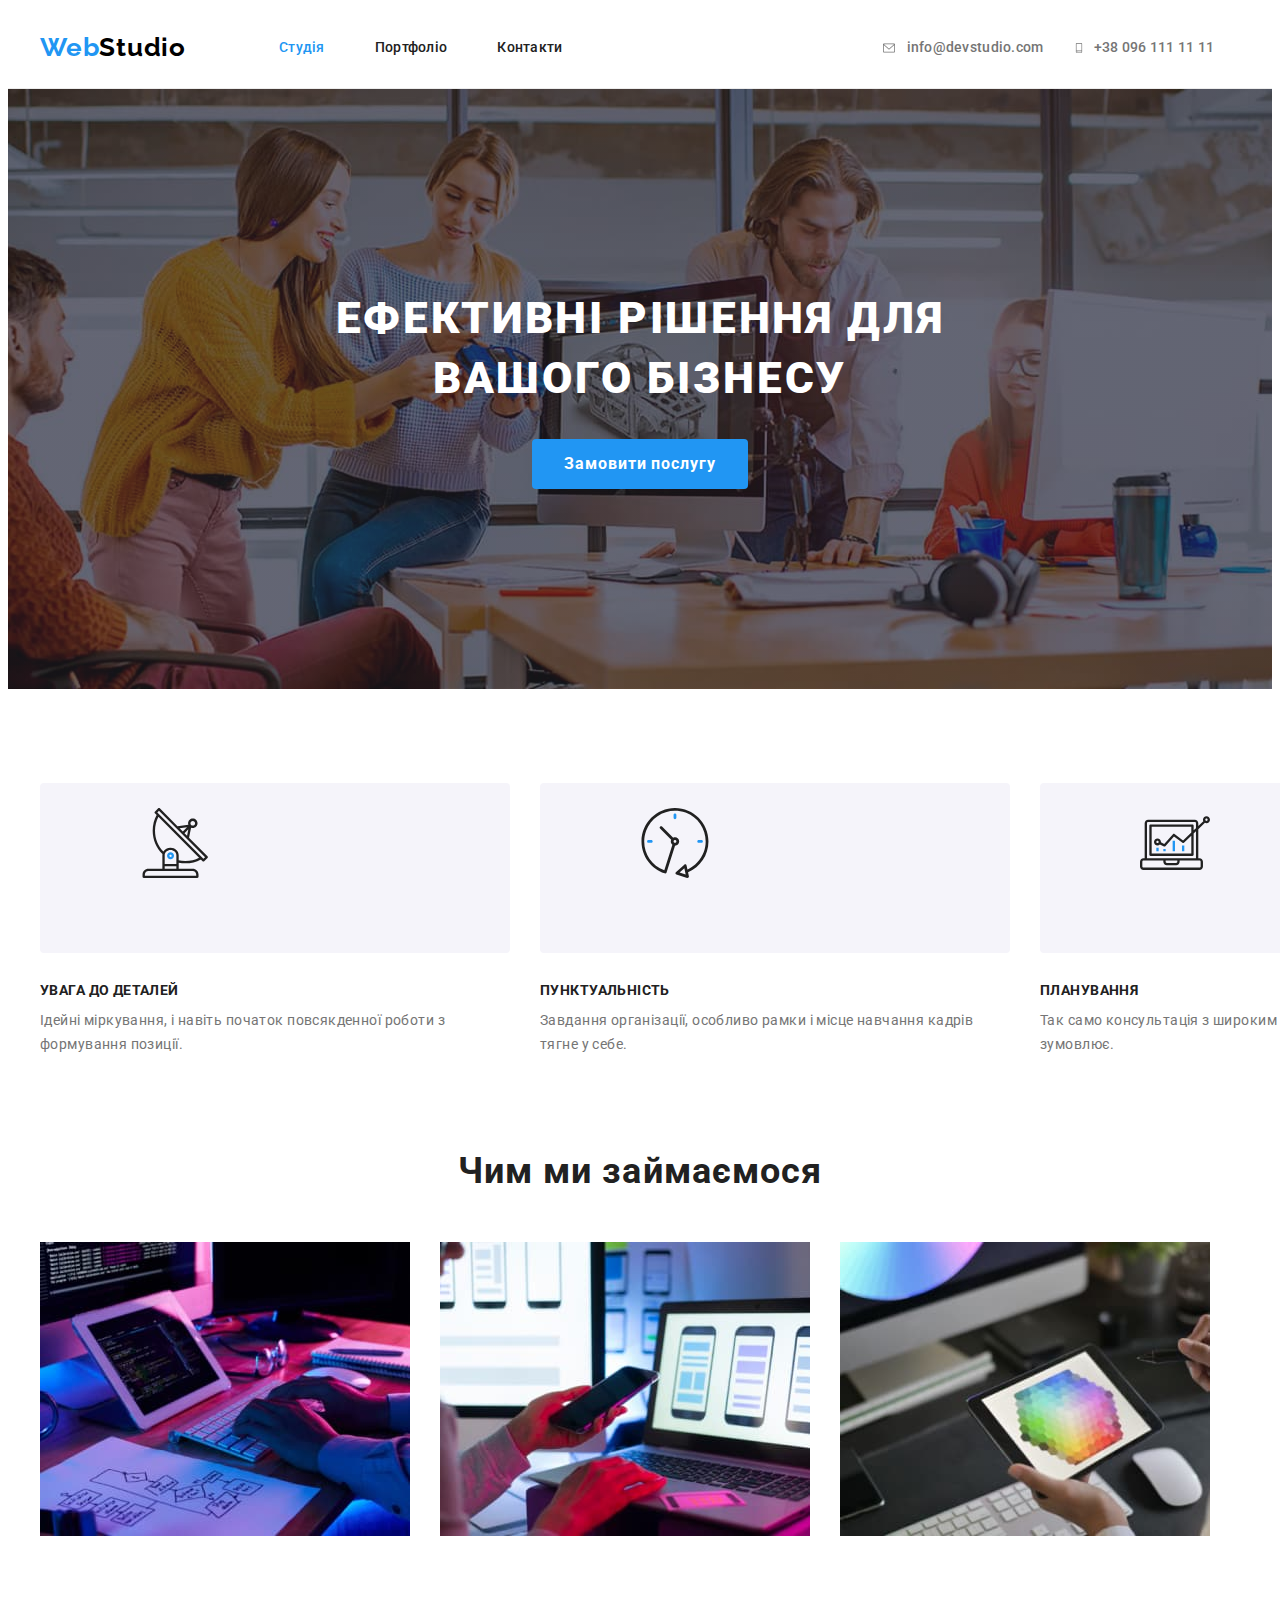
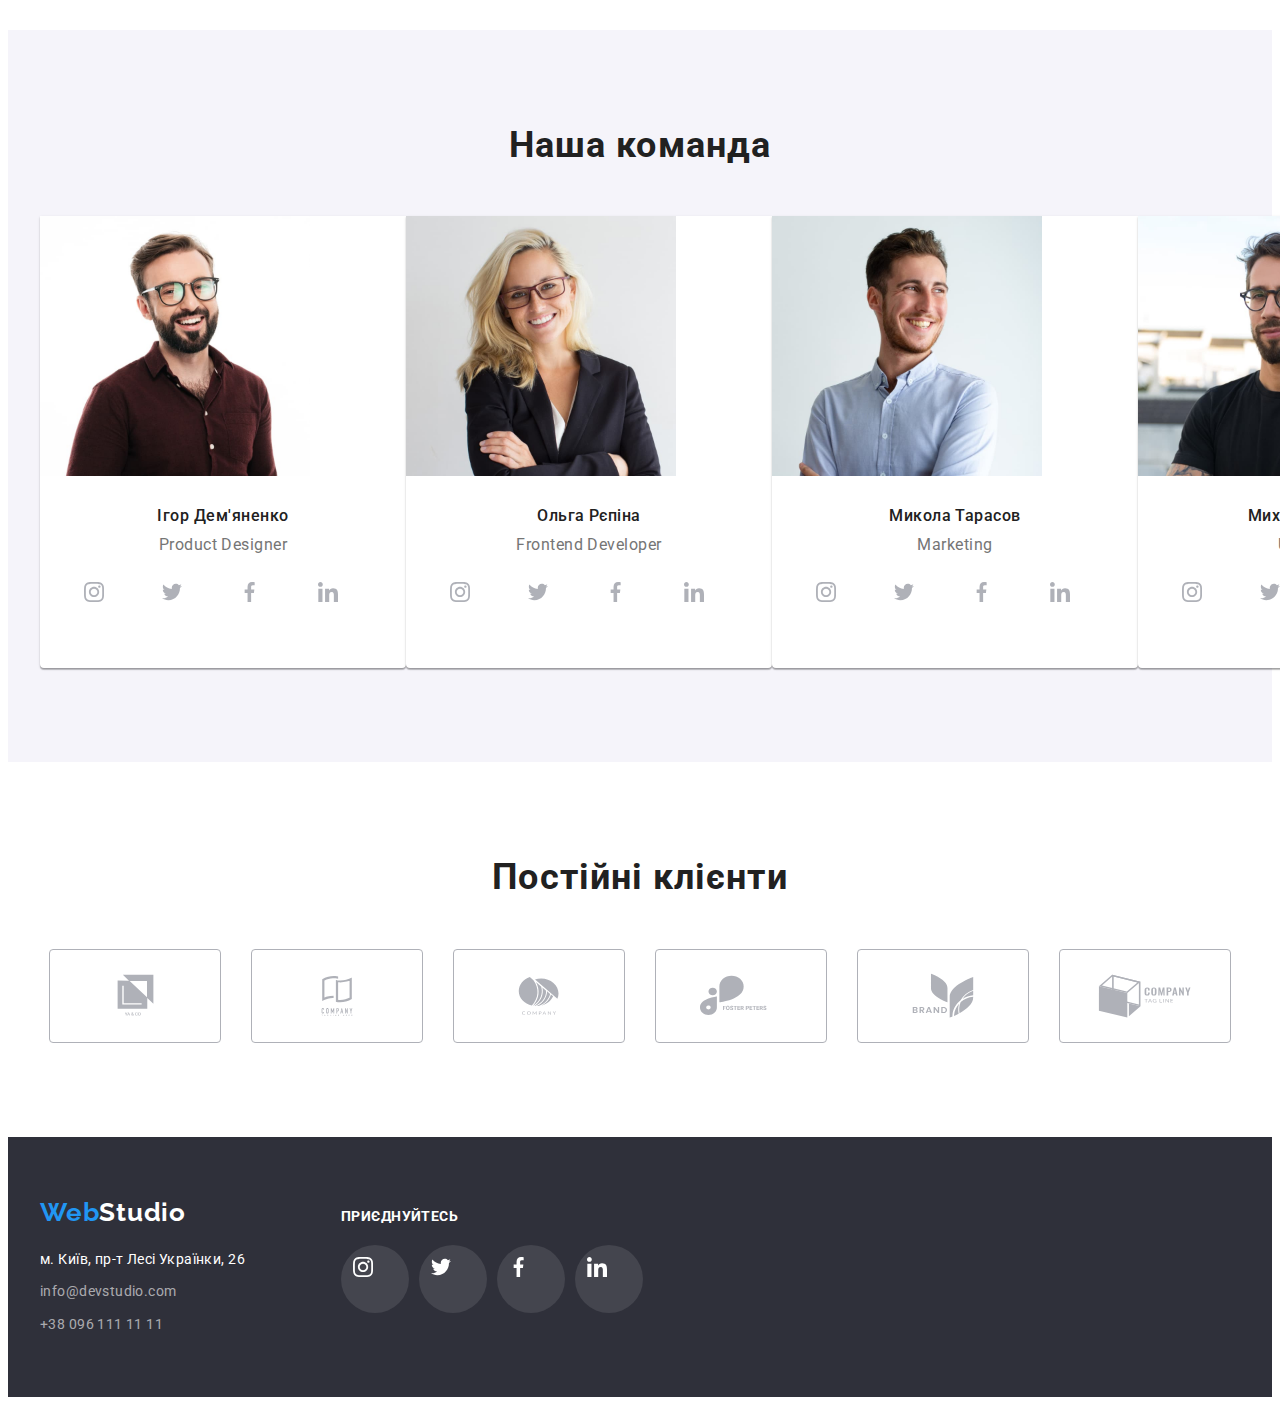
<file: index.html>
<!DOCTYPE html>
<html lang="uk">
  <head>
    <meta charset="UTF-8" />
    <meta http-equiv="X-UA-Compatible" content="IE=edge" />
    <meta name="viewport" content="width=device-width, initial-scale=1.0" />
    <title>WebStudio</title>
    <link rel="preconnect" href="https://fonts.googleapis.com" />
    <link rel="preconnect" href="https://fonts.gstatic.com" crossorigin />
    <link
      href="https://fonts.googleapis.com/css2?family=Raleway:wght@700&family=Roboto:wght@400;500;700;900&display=swap"
      rel="stylesheet"
    />
    <link
      rel="stylesheet"
      href="https://cdnjs.cloudflare.com/ajax/libs/modern-normalize/1.1.0/modern-normalize.min.css"
      integrity="sha512-wpPYUAdjBVSE4KJnH1VR1HeZfpl1ub8YT/NKx4PuQ5NmX2tKuGu6U/JRp5y+Y8XG2tV+wKQpNHVUX03MfMFn9Q=="
      crossorigin="anonymous"
      referrerpolicy="no-referrer"
    />
    <link rel="stylesheet" href="./css/styles.css" />
  </head>
  <body>
    <!--Header-->
    <header class="header">
      <div class="container navigation">
        <nav class="nav">
          <a class="header-logo" href="index.html" lang="en"
            ><span>Web</span>Studio</a
          >
          <ul class="header-nav list">
            <li class="nav-item">
              <a class="header-item link accent" href=""> Студія </a>
            </li>
            <li class="nav-item">
              <a class="header-item link" href="./portfolio.html">Портфоліо</a>
            </li>
            <li class="nav-item">
              <a class="header-item link" href="">Контакти</a>
            </li>
          </ul>
        </nav>
        <ul class="header-list list">
          <li class="link-item">
            <a
              class="header-item-list link mail"
              href="mailto:info@devstudio.com"
              ><svg class="header-icon" width="16" height="12">
                <use href="./img/symbol-defs.svg#icon-envelope"></use>
              </svg>

              info@devstudio.com</a
            >
          </li>
          <li class="link-item">
            <a class="header-item-list link" href="tel:+380961111111"
              ><svg class="header-icon" width="10" height="16">
                <use href="./img/symbol-defs.svg#icon-smartphone"></use>
              </svg>
              +38 096 111 11 11 </a
            >
          </li>
        </ul>
      </div>
    </header>
    <!--Hero-->
    <main>
      <section class="hero">
        <div class="container">
          <h1 class="hero-title">Ефективні рішення для вашого бізнесу</h1>
          <button class="btn" type="button">Замовити послугу</button>
        </div>
      </section>
      <!--Feature-->
      <section class="feature">
        <div class="container feature-container">
          <h2 class="visually-hidden">Особливості</h2>
          <ul class="feature-list">
            <li class="feature-item link">
              <div class="feature-icon">
                <svg class="feature-icon-antenna" width="70" height="70">
                  <use href="./img/symbol-defs.svg#icon-antenna"></use>
                </svg>
              </div>
              <h3 class="feature-title">Увага до деталей</h3>
              <p class="feature-text">
                Ідейні міркування, і навіть початок повсякденної роботи з
                формування позиції.
              </p>
            </li>
            <li class="feature-item link">
              <div class="feature-icon">
                <svg class="feature-icon-clock" width="70" height="70">
                  <use href="./img/symbol-defs.svg#icon-clock"></use>
                </svg>
              </div>
              <h3 class="feature-title">Пунктуальність</h3>
              <p class="feature-text">
                Завдання організації, особливо рамки і місце навчання кадрів
                тягне у себе.
              </p>
            </li>
            <li class="feature-item link">
              <div class="feature-icon">
                <svg class="feature-icon-diagram" width="70" height="70">
                  <use href="./img/symbol-defs.svg#icon-diagram"></use>
                </svg>
              </div>
              <h3 class="feature-title">Планування</h3>
              <p class="feature-text">
                Так само консультація з широким активом значною мірою зумовлює.
              </p>
            </li>
            <li class="feature-item link">
              <div class="feature-icon">
                <svg class="feature-icon-astronaut" width="70" height="70">
                  <use href="./img/symbol-defs.svg#icon-astronaut"></use>
                </svg>
              </div>
              <h3 class="feature-title">Сучасні технології</h3>
              <p class="feature-text">
                Значимість цих проблем настільки очевидна, що реалізація
                планових завдань.
              </p>
            </li>
          </ul>
        </div>
      </section>
      <!--Projects-->
      <section class="projects">
        <div class="container">
          <h2 class="projects-title">Чим ми займаємося</h2>
          <ul class="projects-list">
            <li class="projects-item link">
              <img src="./img/notebook.jpg" alt="Ноутбук" width="370" />
            </li>
            <li class="projects-item link">
              <img
                src="./img/mobilephone.jpg"
                alt="Мобільний телефон"
                width="370"
              />
            </li>
            <li class="projects-item link">
              <img src="./img/tablet.jpg" alt="Планшет" width="370" />
            </li>
          </ul>
        </div>
      </section>
      <!--Team-->
      <section class="team">
        <div class="container">
          <h2 class="team-title">Наша команда</h2>
          <ul class="team-list">
            <li class="team-link link">
              <img src="./img/igor.jpg" alt="Ігор Дем'яненко" width="270" />
              <h3 class="team-member">Ігор Дем'яненко</h3>
              <p class="team-text" lang="en">Product Designer</p>
              <ul class="team-list-icon">
                <li class="team-icon">
                  <a href="" class="team-link-icon">
                    <svg class="icon-instagramm icon" width="20" height="20">
                      <use href="./img/symbol-defs.svg#icon-instagram"></use>
                    </svg>
                  </a>
                </li>
                <li class="team-icon">
                  <a href="" class="team-link-icon">
                    <svg class="icon-twitter icon" width="20" height="20">
                      <use href="./img/symbol-defs.svg#icon-twitter"></use>
                    </svg>
                  </a>
                </li>
                <li class="team-icon">
                  <a href="" class="team-link-icon">
                    <svg class="icon-facebook icon" width="20" height="20">
                      <use href="./img/symbol-defs.svg#icon-facebook"></use>
                    </svg>
                  </a>
                </li>
                <li class="team-icon">
                  <a href="" class="team-link-icon">
                    <svg class="icon-linkedin icon" width="20" height="20">
                      <use href="./img/symbol-defs.svg#icon-linkedin"></use>
                    </svg>
                  </a>
                </li>
              </ul>
            </li>
            <li class="team-link link">
              <img src="./img/olga.jpg" alt="Ольга Рєпіна" width="270" />
              <h3 class="team-member">Ольга Рєпіна</h3>
              <p class="team-text" lang="en">Frontend Developer</p>
              <ul class="team-list-icon">
                <li class="team-icon">
                  <a href="" class="team-link-icon">
                    <svg class="icon-instagramm icon" width="20" height="20">
                      <use href="./img/symbol-defs.svg#icon-instagram"></use>
                    </svg>
                  </a>
                </li>
                <li class="team-icon">
                  <a href="" class="team-link-icon">
                    <svg class="icon-twitter icon" width="20" height="20">
                      <use href="./img/symbol-defs.svg#icon-twitter"></use>
                    </svg>
                  </a>
                </li>
                <li class="team-icon">
                  <a href="" class="team-link-icon">
                    <svg class="icon-facebook icon" width="20" height="20">
                      <use href="./img/symbol-defs.svg#icon-facebook"></use>
                    </svg>
                  </a>
                </li>
                <li class="team-icon">
                  <a href="" class="team-link-icon">
                    <svg class="icon-linkedin icon" width="20" height="20">
                      <use href="./img/symbol-defs.svg#icon-linkedin"></use>
                    </svg>
                  </a>
                </li>
              </ul>
            </li>
            <li class="team-link link">
              <img src="./img/mukola.jpg" alt="Микола Тарасов" width="270" />
              <h3 class="team-member">Микола Тарасов</h3>
              <p class="team-text" lang="en">Marketing</p>
              <ul class="team-list-icon">
                <li class="team-icon">
                  <a href="" class="team-link-icon">
                    <svg class="icon-instagramm icon" width="20" height="20">
                      <use href="./img/symbol-defs.svg#icon-instagram"></use>
                    </svg>
                  </a>
                </li>
                <li class="team-icon">
                  <a href="" class="team-link-icon">
                    <svg class="icon-twitter icon" width="20" height="20">
                      <use href="./img/symbol-defs.svg#icon-twitter"></use>
                    </svg>
                  </a>
                </li>
                <li class="team-icon">
                  <a href="" class="team-link-icon">
                    <svg class="icon-facebook icon" width="20" height="20">
                      <use href="./img/symbol-defs.svg#icon-facebook"></use>
                    </svg>
                  </a>
                </li>
                <li class="team-icon">
                  <a href="" class="team-link-icon">
                    <svg class="icon-linkedin icon" width="20" height="20">
                      <use href="./img/symbol-defs.svg#icon-linkedin"></use>
                    </svg>
                  </a>
                </li>
              </ul>
            </li>
            <li class="team-link link">
              <img src="./img/muhailo.jpg" alt="Михайло Єрмаков" width="270" />
              <h3 class="team-member">Михайло Єрмаков</h3>
              <p class="team-text" lang="en">UI Designer</p>
              <ul class="team-list-icon">
                <li class="team-icon">
                  <a href="" class="team-link-icon">
                    <svg class="icon-instagramm icon" width="20" height="20">
                      <use href="./img/symbol-defs.svg#icon-instagram"></use>
                    </svg>
                  </a>
                </li>
                <li class="team-icon">
                  <a href="" class="team-link-icon">
                    <svg class="icon-twitter icon" width="20" height="20">
                      <use href="./img/symbol-defs.svg#icon-twitter"></use>
                    </svg>
                  </a>
                </li>
                <li class="team-icon">
                  <a href="" class="team-link-icon">
                    <svg class="icon-facebook icon" width="20" height="20">
                      <use href="./img/symbol-defs.svg#icon-facebook"></use>
                    </svg>
                  </a>
                </li>
                <li class="team-icon">
                  <a href="" class="team-link-icon">
                    <svg class="icon-linkedin icon" width="20" height="20">
                      <use href="./img/symbol-defs.svg#icon-linkedin"></use>
                    </svg>
                  </a>
                </li>
              </ul>
            </li>
          </ul>
        </div>
      </section>
      <section class="client">
        <div class="container">
          <h2 class="team-title">Постійні клієнти</h2>
          <ul class="client-list">
            <li class="client-link">
              <a href="" class="client-item">
                <svg class="client-group" width="41" height="46.7">
                  <use href="./img/symbol-defs.svg#icon-group-6"></use>
                </svg>
              </a></li>
            <li class="client-link">
              <a href="" class="client-item">
                <svg class="client-group" width="40" height="52">
                  <use href="./img/symbol-defs.svg#icon-group-1"></use>
                </svg>
              </a></li>
            <li class="client-link">
              <a href="" class="client-item">
                <svg class="client-group" width="43.46" height="41.18">
                  <use href="./img/symbol-defs.svg#icon-group-2"></use>
                </svg>
              </a></li>
            <li class="client-link">
              <a href="" class="client-item">
                <svg class="client-group" width="84.44" height="40.62">
                  <use href="./img/symbol-defs.svg#icon-group-4"></use>
                </svg>
              </a></li>
            <li class="client-link">
              <a href="" class="client-item">
                <svg class="client-group" width="62.54" height="45.43">
                  <use href="./img/symbol-defs.svg#icon-group-3"></use>
                </svg>
              </a></li>
            <li class="client-link">
              <a href="" class="client-item">
                <svg class="client-group" width="93.79" height="43.93">
                  <use href="./img/symbol-defs.svg#icon-group-5"></use>
                </svg>
              </a></li>
          </ul>
        </div>
      </section>
    </main>
    <!--Footer-->
    <footer class="footer">
      <div class="container footer-container">
        <div class="address">
        <a class="footer-logo" href="./index.html" lang="en"
          ><span>Web</span>Studio</a
        >
        <address class="footer-address">
          <a
            class="footer-link map"
            href="https://goo.gl/maps/HF2iq81nu9bGhw1s8"
            target="_blank"
            >м. Київ, пр-т Лесі Українки, 26</a
          >
          <a class="footer-link clarity mail" href="mailto:info@devstudio.com"
            >info@devstudio.com</a
          >

          <a class="footer-link clarity" href="tel:+380961111111"
            >+38 096 111 11 11</a
          >
        </address>
      </div>
      
      <div class="join">
        <p class="join-title">приєднуйтесь</p>
        <ul class="join-list">
          <li class="join-link">
            <a href="#" class="join-item">
              <svg class="join-icon" width="20" height="20">
                <use href="./img/symbol-defs.svg#icon-instagram"></use>
              </svg>
            </a>
          </li>
          <li class="join-link">
            <a href="" class="join-item">
              <svg class="join-icon" width="20" height="20">
                <use href="./img/symbol-defs.svg#icon-twitter"></use>
              </svg>
            </a>
          </li>
          <li class="join-link">
            <a href="" class="join-item">
              <svg class="join-icon" width="20" height="20">
                <use href="./img/symbol-defs.svg#icon-facebook"></use>
              </svg>
            </a>
          </li>
          <li class="join-link">
            <a href="" class="join-item">
              <svg class="join-icon" width="20" height="20">
                <use href="./img/symbol-defs.svg#icon-linkedin"></use>
              </svg>
            </a>
          </li>
        </ul>
      </div>
    </div>
    </footer>
  </body>
</html>
</file>
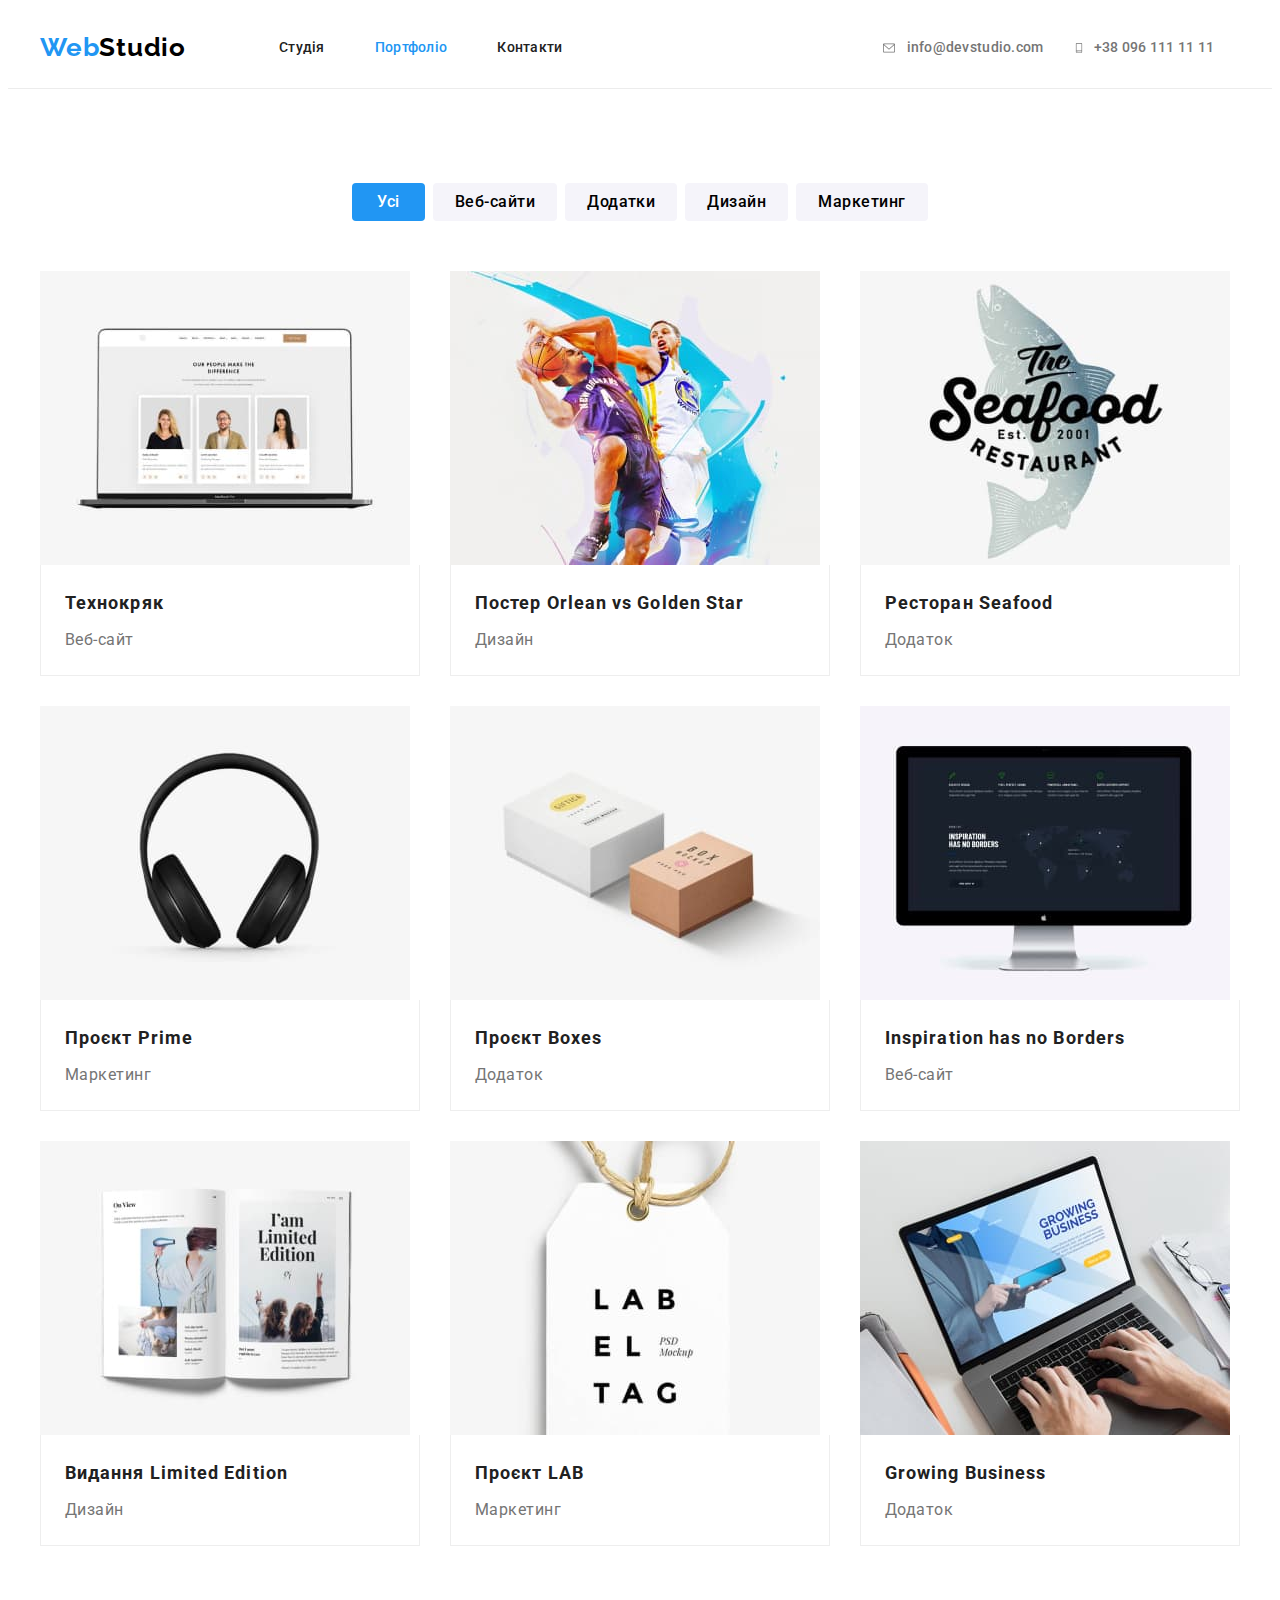
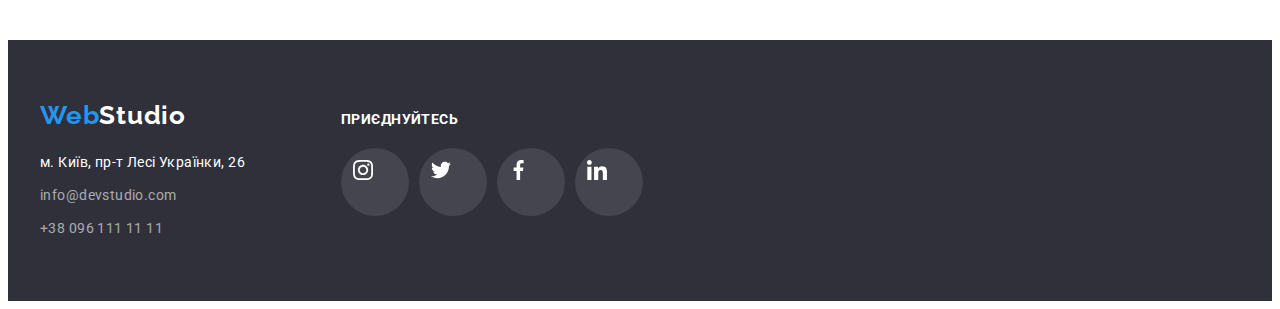
<file: portfolio.html>
<!DOCTYPE html>
<html lang="uk">
  <head>
    <meta charset="UTF-8" />
    <meta http-equiv="X-UA-Compatible" content="IE=edge" />
    <meta name="viewport" content="width=device-width, initial-scale=1.0" />
    <title>Portfolio</title>
    <link rel="preconnect" href="https://fonts.googleapis.com" />
    <link rel="preconnect" href="https://fonts.gstatic.com" crossorigin />
    <link
      href="https://fonts.googleapis.com/css2?family=Raleway:wght@700&family=Roboto:wght@400;500;700;900&display=swap"
      rel="stylesheet"
    />
    <link
      rel="stylesheet"
      href="https://cdnjs.cloudflare.com/ajax/libs/modern-normalize/1.1.0/modern-normalize.min.css"
      integrity="sha512-wpPYUAdjBVSE4KJnH1VR1HeZfpl1ub8YT/NKx4PuQ5NmX2tKuGu6U/JRp5y+Y8XG2tV+wKQpNHVUX03MfMFn9Q=="
      crossorigin="anonymous"
      referrerpolicy="no-referrer"
    />
    <link rel="stylesheet" href="./css/styles.css"/>
  </head>
  <body>
    <!--Header-->
    <header class="header">
      <div class="container navigation">
        <nav class="nav">
          <a class="header-logo" href="index.html"><span>Web</span>Studio</a>
          <ul class="header-nav list">
            <li class="item">
              <a class="header-item link" href="./index.html">Студія</a>
            </li>
            <li class="item">
              <a class="header-item link accent" href="./portfolio.html"
                >Портфоліо</a
              >
            </li>
            <li class="item">
              <a class="header-item link" href="">Контакти</a>
            </li>
          </ul>
        </nav>
        <ul class="header-list list">
          <li class="link-item">
            <a class="header-item-list link mail" href="mailto:info@devstudio.com"
              ><svg class="header-icon" width="16" height="12">
                <use href="./img/symbol-defs.svg#icon-envelope"></use>
              </svg>
              
              info@devstudio.com</a
            >
          </li>
          <li class="link-item">
            <a class="header-item-list link" href="tel:+380961111111"
              ><svg class="header-icon" width="10" height="16">
                <use href="./img/symbol-defs.svg#icon-smartphone"></use>
              </svg>
              +38 096 111 11 11</a
            >
          </li>
        </ul>
      </div>
    </header>
    <!--Alinement-->
    <main>
      <section class="portfolio">
        <div class="container button">
          <h1 class="visually-hidden">Портфолио</h1>
          <ul class="button-list">
            <li class="btn-item">
              <button class="portfolio-btn fbtn" type="button">Усі</button>
            </li>
            <li class="btn-item">
              <button class="portfolio-btn" type="button">Веб-сайти</button>
            </li>
            <li class="btn-item">
              <button class="portfolio-btn" type="button">Додатки</button>
            </li>
            <li class="btn-item">
              <button class="portfolio-btn" type="button">Дизайн</button>
            </li>
            <li class="btn-item">
              <button class="portfolio-btn" type="button">Маркетинг</button>
            </li>
          </ul>
        </div>
        <div class="container">
          <ul class="portfolio-list">
            <li class="portfolio-item">
              <a class="portfolio-link" href="">
                <img src="./img/tehno.jpg" alt="макет веб-сайта" width="370" />
                <div class="link-text">
                  <h2 class="portfolio-title">Технокряк</h2>
                <p class="portfolio-text">Веб-сайт</p>
                </div>
              </a>
            </li>
            <li class="portfolio-item">
              <a class="portfolio-link" href="">
                <img
                  src="./img/poster.jpg"
                  alt="два баскетболісти"
                  width="370"
                />
                <div class="link-text">
                  <h2 class="portfolio-title">Постер Orlean vs Golden Star</h2>
                  <p class="portfolio-text">Дизайн</p></div>
              </a>
            </li>
            <li class="portfolio-item">
              <a class="portfolio-link" href="">
                <img
                  src="./img/seafood.jpg"
                  alt="логотип ресторана"
                  width="370"
                />
                <div class="link-text">
                  <h2 class="portfolio-title">Ресторан Seafood</h2>
                <p class="portfolio-text">Додаток</p>
                </div>
              </a>
            </li>
            <li class="portfolio-item">
              <a class="portfolio-link" href="">
                <img
                  src="./img/project-prime.jpg"
                  alt="навушники"
                  width="370"
                />
               <div class="link-text">
                <h2 class="portfolio-title">Проєкт Prime</h2>
                <p class="portfolio-text">Маркетинг</p>
               </div>
              </a>
            </li>
            <li class="portfolio-item">
              <a class="portfolio-link" href="">
                <img
                  src="./img/project-boxes.jpg"
                  alt="велика і маленька коробка"
                  width="370"
                />
                <div class="link-text">
                  <h2 class="portfolio-title">Проєкт Boxes</h2>
                <p class="portfolio-text">Додаток</p>
                </div>
              </a>
            </li>
            <li class="portfolio-item">
              <a class="portfolio-link" href="">
                <img
                  src="./img/inspiration.jpg"
                  alt="макет веб-сайта"
                  width="370"
                />
                <div class="link-text">
                  <h2 class="portfolio-title">Inspiration has no Borders</h2>
                <p class="portfolio-text">Веб-сайт</p>
                </div>
              </a>
            </li>
            <li class="portfolio-item">
              <a class="portfolio-link" href="">
                <img
                  src="./img/limited-edition.jpg"
                  alt="розгорнутий журнал"
                  width="370"
                />
                <div class="link-text">
                  <h2 class="portfolio-title">Видання Limited Edition</h2>
                <p class="portfolio-text">Дизайн</p>
                </div>
              </a>
            </li>
            <li class="portfolio-item">
              <a class="portfolio-link" href="">
                <img src="./img/project-lab.jpg" alt="бирка" width="370" />
                <div class="link-text">
                  <h2 class="portfolio-title">Проєкт LAB</h2>
                <p class="portfolio-text">Маркетинг</p>
                </div>
              </a>
            </li>
            <li class="portfolio-item">
              <a class="portfolio-link" href="">
                <img
                  src="./img/growing-business.jpg"
                  alt="Ноутбук"
                  width="370"
                />
                <div class="link-text">
                  <h2 class="portfolio-title">Growing Business</h2>
                <p class="portfolio-text">Додаток</p>
                </div>
              </a>
            </li>
          </ul>
        </div>
      </section>
    </main>
    <!--Footer-->
    <footer class="footer">
      <div class="container footer-container">
        <div class="address">
        <a class="footer-logo" href="./index.html" lang="en"
          ><span>Web</span>Studio</a
        >
        <address class="footer-address">
          <a
            class="footer-link map"
            href="https://goo.gl/maps/HF2iq81nu9bGhw1s8"
            target="_blank"
            >м. Київ, пр-т Лесі Українки, 26</a
          >
          <a class="footer-link clarity mail" href="mailto:info@devstudio.com"
          >info@devstudio.com</a
        >
        <a class="footer-link clarity" href="tel:+380961111111"
          >+38 096 111 11 11</a
        >
        </address>
      </div>
      
      <div class="join">
        <h2 class="join-title">приєднуйтесь</h2>
        <ul class="join-list">
          <li class="join-link">
            <a href="#" class="join-item">
              <svg class="join-icon" width="20" height="20">
                <use href="./img/symbol-defs.svg#icon-instagram"></use>
              </svg>
            </a>
          </li>
          <li class="join-link">
            <a href="" class="join-item">
              <svg class="join-icon" width="20" height="20">
                <use href="./img/symbol-defs.svg#icon-twitter"></use>
              </svg>
            </a>
          </li>
          <li class="join-link">
            <a href="" class="join-item">
              <svg class="join-icon" width="20" height="20">
                <use href="./img/symbol-defs.svg#icon-facebook"></use>
              </svg>
            </a>
          </li>
          <li class="join-link">
            <a href="" class="join-item">
              <svg class="join-icon" width="20" height="20">
                <use href="./img/symbol-defs.svg#icon-linkedin"></use>
              </svg>
            </a>
          </li>
        </ul>
      </div>
    </div>
    </footer>
   
   
   
   
   
   
   
   
   
   
   
   
   
   
   
   
   
   
   
   
  </body>
</html>
</file>
<file: css/styles.css>
body {
  font-family: "Roboto", sans-serif;
  background-color: var(--backcolor-white);
  color: var(--color-title);
}

:root {
  --color-title: #212121;
  --color-text: #757575;
  --backcolor-grey: #2f303a;
  --color-accent: #2196f3;
  --text-white: #ffffff;
  --logo-header: #000000;
  --back-color: #f5f4fa;
  --backcolor-white: #ffffff;
  --color-clarity: rgba(255, 255, 255, 0.6);
  --color-button: #188ce8;
}
.container {
  width: 1200px;
  padding: 0px 15px;
  margin: 0px auto;
}

p,
h1,
h2,
h3,
h4,
h5,
h6 {
  margin: 0px;
}

ul,
ol {
  margin: 0px;
  padding-left: 0px;
  list-style: none;
}

a {
  color: currentColor;
  text-decoration: none;
}

img {
  display: block;
  height: auto;
  max-width: 100%;
}

/* --------------Header-------------- */

.navigation {
  display: flex;
  align-items: center;
}

.header {
  border-bottom: 1px solid #ececec;
}

.nav {
  display: flex;
  align-items: center;
}

.header-nav {
  display: flex;
  margin-right: 318px;
  gap: 50px;
}

.header-list {
  display: flex;
  gap: 30px;
}

.list .link {
  display: flex;
  align-items: center;
  padding-top: 32px;
  padding-bottom: 32px;
}

.header-logo {
  margin-right: 93px;
  padding-top: 24px;
  padding-bottom: 25px;
  font-family: "Raleway", sans-serif;
  font-weight: 700;
  font-size: 26px;
  line-height: 1.19;
  color: var(--logo-header);
  letter-spacing: 0.03em;
  text-decoration: none;
}

span {
  color: var(--color-accent);
}

.header-nav .header-item.accent {
  color: var(--color-accent);
}

.header-item {
  font-weight: 500;
  font-size: 14px;
  line-height: 1.14;
  letter-spacing: 0.02em;
  color: var(--color-title);
}

.header-item:hover,
.header-item:focus {
  color: var(--color-accent);
}
.header-item-list:hover,
.header-item-list:focus {
  color: var(--color-accent);
}

.link-item .mail {
  margin-bottom: 0px;
}

.header-item-list {
  margin-bottom: 0px;
  font-weight: 500;
  font-size: 14px;
  line-height: 1.14;
  letter-spacing: 0.02em;
  color: var(--color-text);
}
.link-item {
  display: flex;
  align-items: center;
}

.header-item-list > .header-icon {
  margin-right: 10px;
  fill: currentColor;
}

/* -----------------Hero-------------- */

.hero {
  padding: 200px 0px;
  background-color: var(--backcolor-grey);

  background-image: linear-gradient(
      to right,
      rgba(47, 48, 58, 0.4),
      rgba(47, 48, 58, 0.4)
    ),
    url(../img/baclground.jpg);
  background-repeat: no-repeat;
  max-width: 1600px;
  max-height: 600px;
  margin: 0 auto;
  text-align: center;
  background-position: center;
  background-size: cover;
}

.hero-title {
  max-width: 696px;
  font-weight: 900;
  font-size: 44px;
  line-height: 1.36;
  letter-spacing: 0.06em;
  text-transform: uppercase;
  color: var(--text-white);
  margin-bottom: 30px;
  margin: 0px auto 30px auto;
}

.btn {
  display: inline-block;
  padding: 10px 32px;
  border-radius: 4px;
  min-width: 216px;
  border: 0px;
  text-align: center;
  font-family: "Roboto";
  font-weight: 700;
  font-size: 16px;
  line-height: 1.88;
  letter-spacing: 0.06em;
  color: var(--text-white);
  background-color: var(--color-accent);
  cursor: pointer;
}

.btn:hover,
.btn:focus {
  background-color: var(--color-button);
}

/* ---------------Feature---------------- */
.feature {
  padding-top: 94px;
  padding-bottom: 94px;
}

.feature-item {
  flex-basis: calc(100% - 90px / 4);
}
.feature-icon {
  display: flex;
  padding: 25px 100px;
  width: 270px;
  height: 120px;
  background-color: #f5f4fa;
  border-radius: 4px;
  margin-bottom: 30px;
}

.feature-title {
  font-weight: 700;
  font-size: 14px;
  line-height: 1.14;
  letter-spacing: 0.03em;
  text-transform: uppercase;
  margin-bottom: 10px;
}

.feature-text {
  font-size: 14px;
  line-height: 1.71;
  letter-spacing: 0.03em;
  color: var(--color-text);
}

.feature-list {
  display: flex;
  gap: 30px;
}
.feature-icon {
  fill: #000000;
}

/* -------------Projects--------------- */

.projects-title {
  font-weight: 700;
  font-size: 36px;
  line-height: 1.16;
  text-align: center;
  letter-spacing: 0.03em;
  margin-bottom: 50px;
}

.projects {
  padding-bottom: 94px;
}

.projects-list {
  display: flex;
  gap: 30px;
}

.projects-item {
  flex-basis: calc(100% -60px / 3);
}

/* -------------Team--------------- */

.team {
  background-color: var(--back-color);
  padding-top: 94px;
  padding-bottom: 94px;
}

.team-title {
  font-weight: 700;
  font-size: 36px;
  line-height: 1.17;
  text-align: center;
  letter-spacing: 0.03em;
  color: var(--color-title);
  margin-bottom: 50px;
}
.team-member {
  margin-bottom: 10px;
  padding-top: 30px;
  font-weight: 500;
  font-size: 16px;
  line-height: 1.19;
  text-align: center;
  letter-spacing: 0.03em;
  color: var(--color-title);
}

.team-link {
  flex-basis: calc(100% / 4 - 30px);
  background-color: #ffffff;
  border-radius: 0px 0px 4px 4px;
  box-shadow: 0px 1px 3px rgba(0, 0, 0, 0.12), 0px 1px 1px rgba(0, 0, 0, 0.14),
    0px 2px 1px rgba(0, 0, 0, 0.2);
}

.team-text {
  margin-bottom: 16px;
  font-weight: 400;
  font-size: 16px;
  line-height: 1.19;
  text-align: center;
  letter-spacing: 0.03em;
  color: var(--color-text);
}
.team-list {
  display: flex;
  justify-content: space-between;
}
.team-link-icon {
  display: block;
  width: 44px;
  height: 44px;
  padding: 12px;
}
.team-list-icon {
  display: flex;
  align-items: center;
  justify-content: center;
  gap: 10px;
  padding-left: 32px;
  padding-right: 32px;
  padding-bottom: 30px;
}
.team-icon .icon {
  fill: #afb1b8;
}

.team-link-icon:hover,
.team-link-icon:focus {
  border-radius: 50%;
  background-color: #2196f3;
}

.team-link-icon:focus .icon,
.team-link-icon:hover .icon {
  fill: #ffffff;
}

/* -------------Client--------------- */

.client {
  padding-top: 94px;
  padding-bottom: 94px;
}

.client-list {
  display: flex;
  gap: 30px;
  justify-content: center;
}


.client-item {
  display: flex;
  justify-content: center;
  align-items: center;
  border: 1px solid #afb1b8;
  border-radius: 4px;
  width: 170px;
  height: 92px;
}

.client-group {
  fill: #afb1b8;
}

.client-item:hover .client-group,
.client-item:focus .client-group {
  fill: var(--color-accent);
}

.client-item:hover,
.client-item:focus {
  fill: var(--color-accent);
  border: 1px solid var(--color-accent);
}
/* -------------Footer--------------- */

.footer {
  background-color: var(--backcolor-grey);
  padding-top: 60px;
  padding-bottom: 60px;
  margin: 0 auto;
}

.footer-logo {
  display: inline-block;
  margin-bottom: 20px;
  font-family: "Raleway";
  font-weight: 700;
  font-size: 26px;
  line-height: 1.19;
  letter-spacing: 0.03em;
  color: var(--text-white);
}
.footer-link {
  color: var(--text-white);
}
.clarity {
  display: block;
  font-style: normal;
  font-size: 14px;
  line-height: 1.71;
  letter-spacing: 0.03em;
  color: var(--color-clarity);
}
.mail {
  margin-bottom: 9px;
}

.map {
  display: block;
  margin-bottom: 9px;
  font-style: normal;
  font-size: 14px;
  line-height: 1.71;
  letter-spacing: 0.03em;
}
.map:hover,
.map:focus {
  color: var(--color-accent);
}

.clarity:hover,
.clarity:focus {
  color: var(--color-accent);
}

.footer-address {
  display: block;
  width: 231px;
}
.footer-container {
  display: flex;
  align-items: baseline;
}
.address {
  flex-direction: column;
  margin-right: 70px;
}

/* --------------Join---------------------- */

.join {
  display: flex;
  flex-direction: column;
}

.join-title {
  margin-bottom: 20px;
  font-weight: 700;
  font-size: 14px;
  line-height: 1.14;
  letter-spacing: 0.03em;
  text-transform: uppercase;
  color: #ffffff;
}

.join-list {
  display: flex;
  gap: 10px;
}

.join-link {
  display: flex;
  justify-content: center;
  align-items: center;
}

.join-item {
  background: rgba(255, 255, 255, 0.1);
  border-radius: 50%;
  width: 44px;
  height: 44px;
  padding: 12px;
}

.join-icon {
  fill: var(--text-white);
}

.join-item:hover,
.join-item:focus {
  background-color: var(--color-accent);
}

/* --------------Alinement---------------- */

.visually-hidden {
  position: absolute;
  width: 1px;
  height: 1px;
  margin: -1px;
  border: 0;
  padding: 0;

  white-space: nowrap;
  clip-path: inset(100%);
  clip: rect(0 0 0 0);
  overflow: hidden;
}

.portfolio {
  padding-top: 94px;
  padding-bottom: 94px;
}

.button > .button-list {
  display: flex;
  margin-bottom: 50px;
  gap: 8px;
  justify-content: center;
}
.portfolio-btn {
  border: 0px;
  padding: 6px 22px;
  border-radius: 4px;
  font-family: "Roboto";
  font-weight: 500;
  font-size: 16px;
  line-height: 1.62;
  text-align: center;
  letter-spacing: 0.03em;
  background-color: var(--back-color);
  cursor: pointer;
}
.btn-item > .fbtn {
  padding: 6px 25px;
  background-color: var(--color-accent);
  color: var(--text-white);
}

.portfolio-btn:hover,
.portfolio-btn:focus {
  background-color: var(--color-accent);
  color: var(--text-white);
}

.portfolio-list {
  display: flex;
  flex-wrap: wrap;
  gap: 30px;
}

.portfolio-item {
  flex-basis: calc((100% - 60px) / 3);
}

.portfolio-title {
  font-weight: 700;
  font-size: 18px;
  line-height: 2;
  letter-spacing: 0.06em;
  color: var(--color-title);
  margin-bottom: 4px;
}
.portfolio-text {
  font-size: 16px;
  line-height: 1.88;
  letter-spacing: 0.03em;
  color: var(--color-text);
}

.link-text {
  border: 1px solid #eeeeee;
  border-top: none;
  padding: 20px 24px;
}

.portfolio-link {
  display: block;
}

.portfolio-link:hover,
.portfolio-link:focus{
  box-shadow: 0px 1px 1px rgba(0, 0, 0, 0.12), 0px 4px 4px rgba(0, 0, 0, 0.06),
    1px 4px 6px rgba(0, 0, 0, 0.16);
}
</file>
